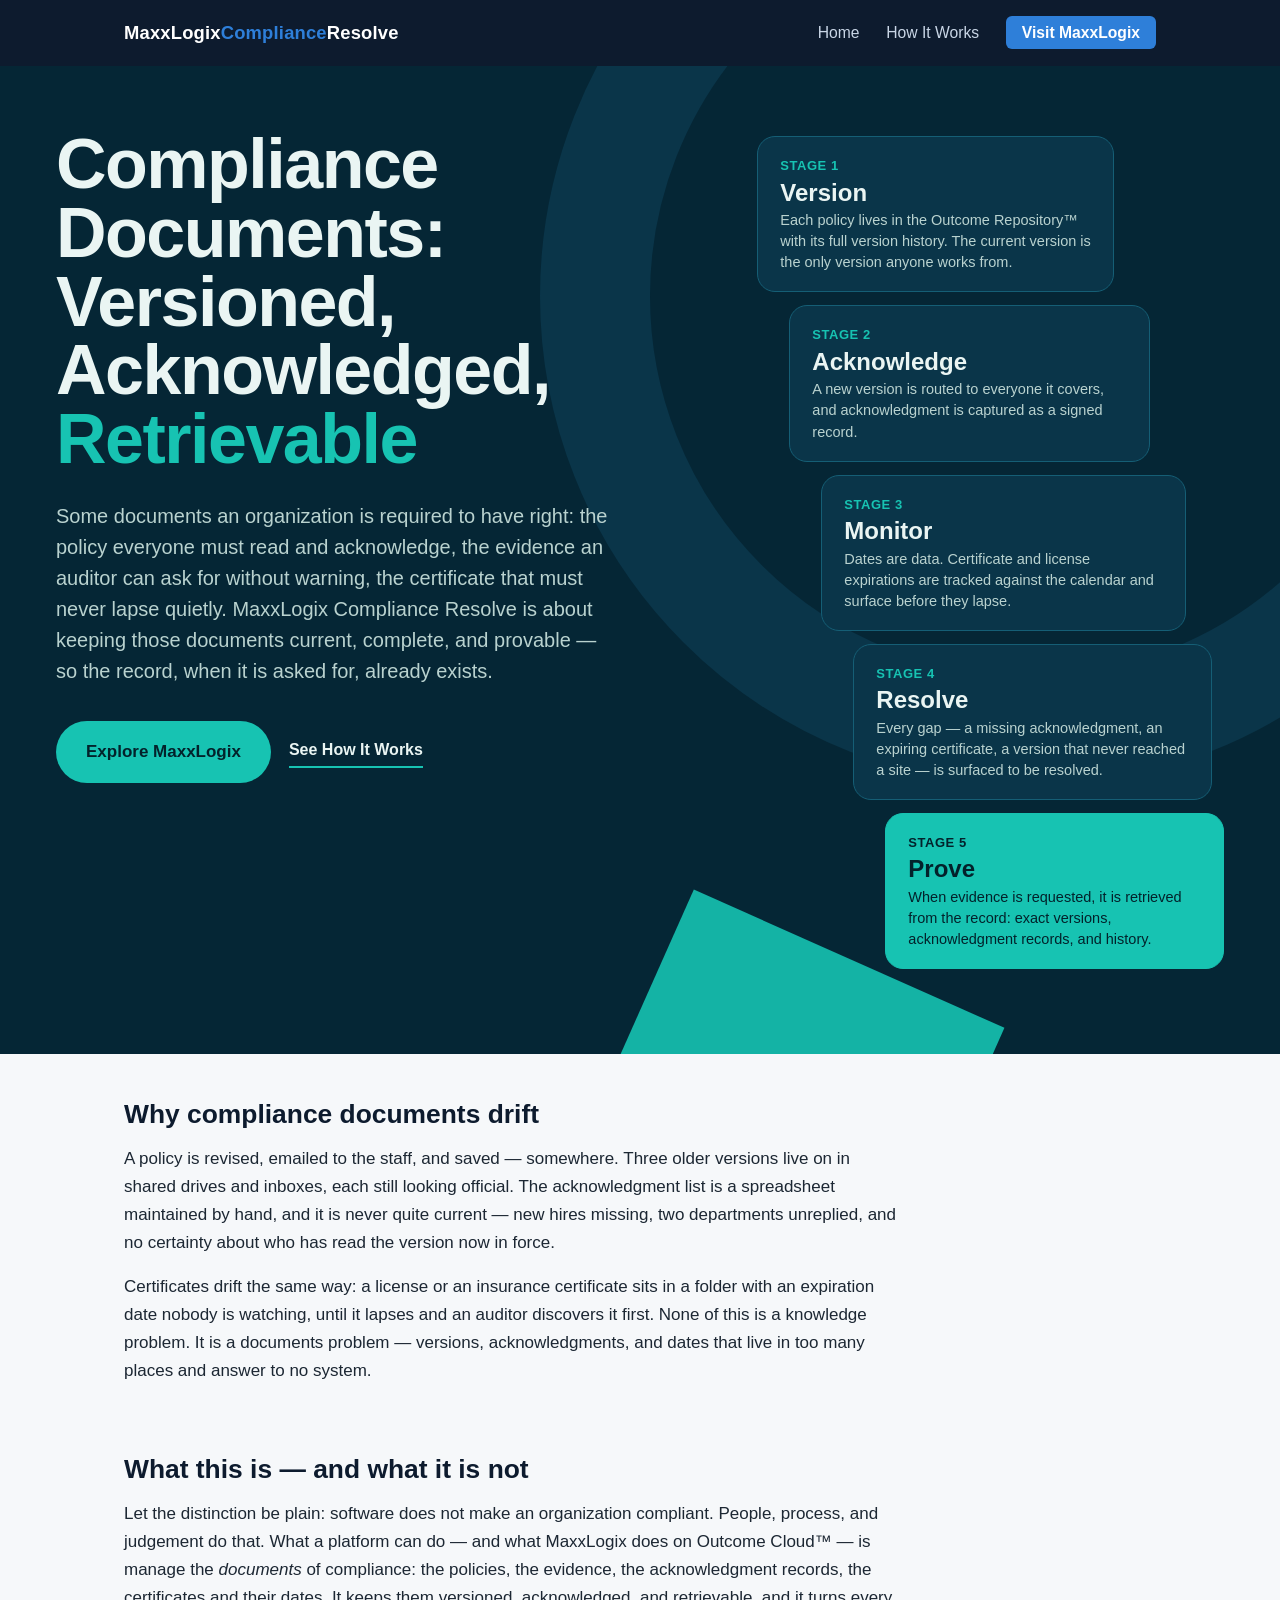
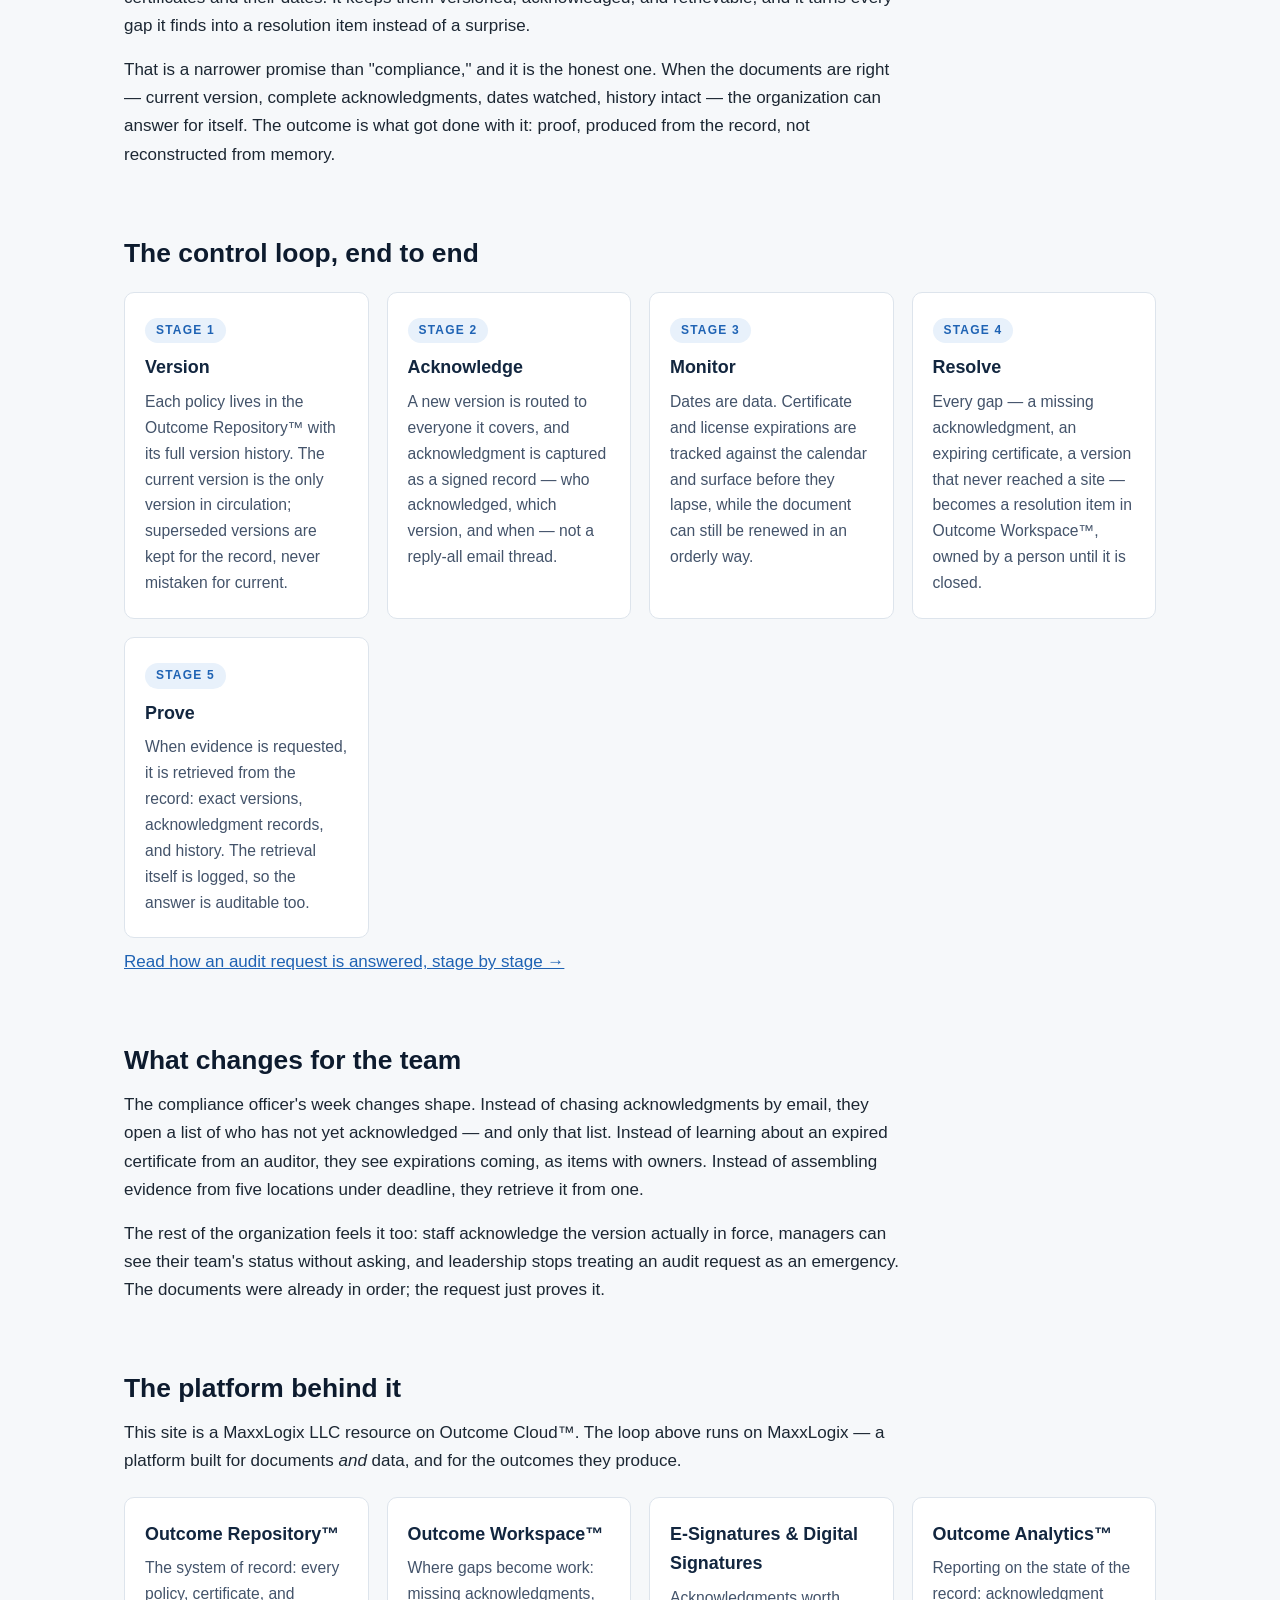
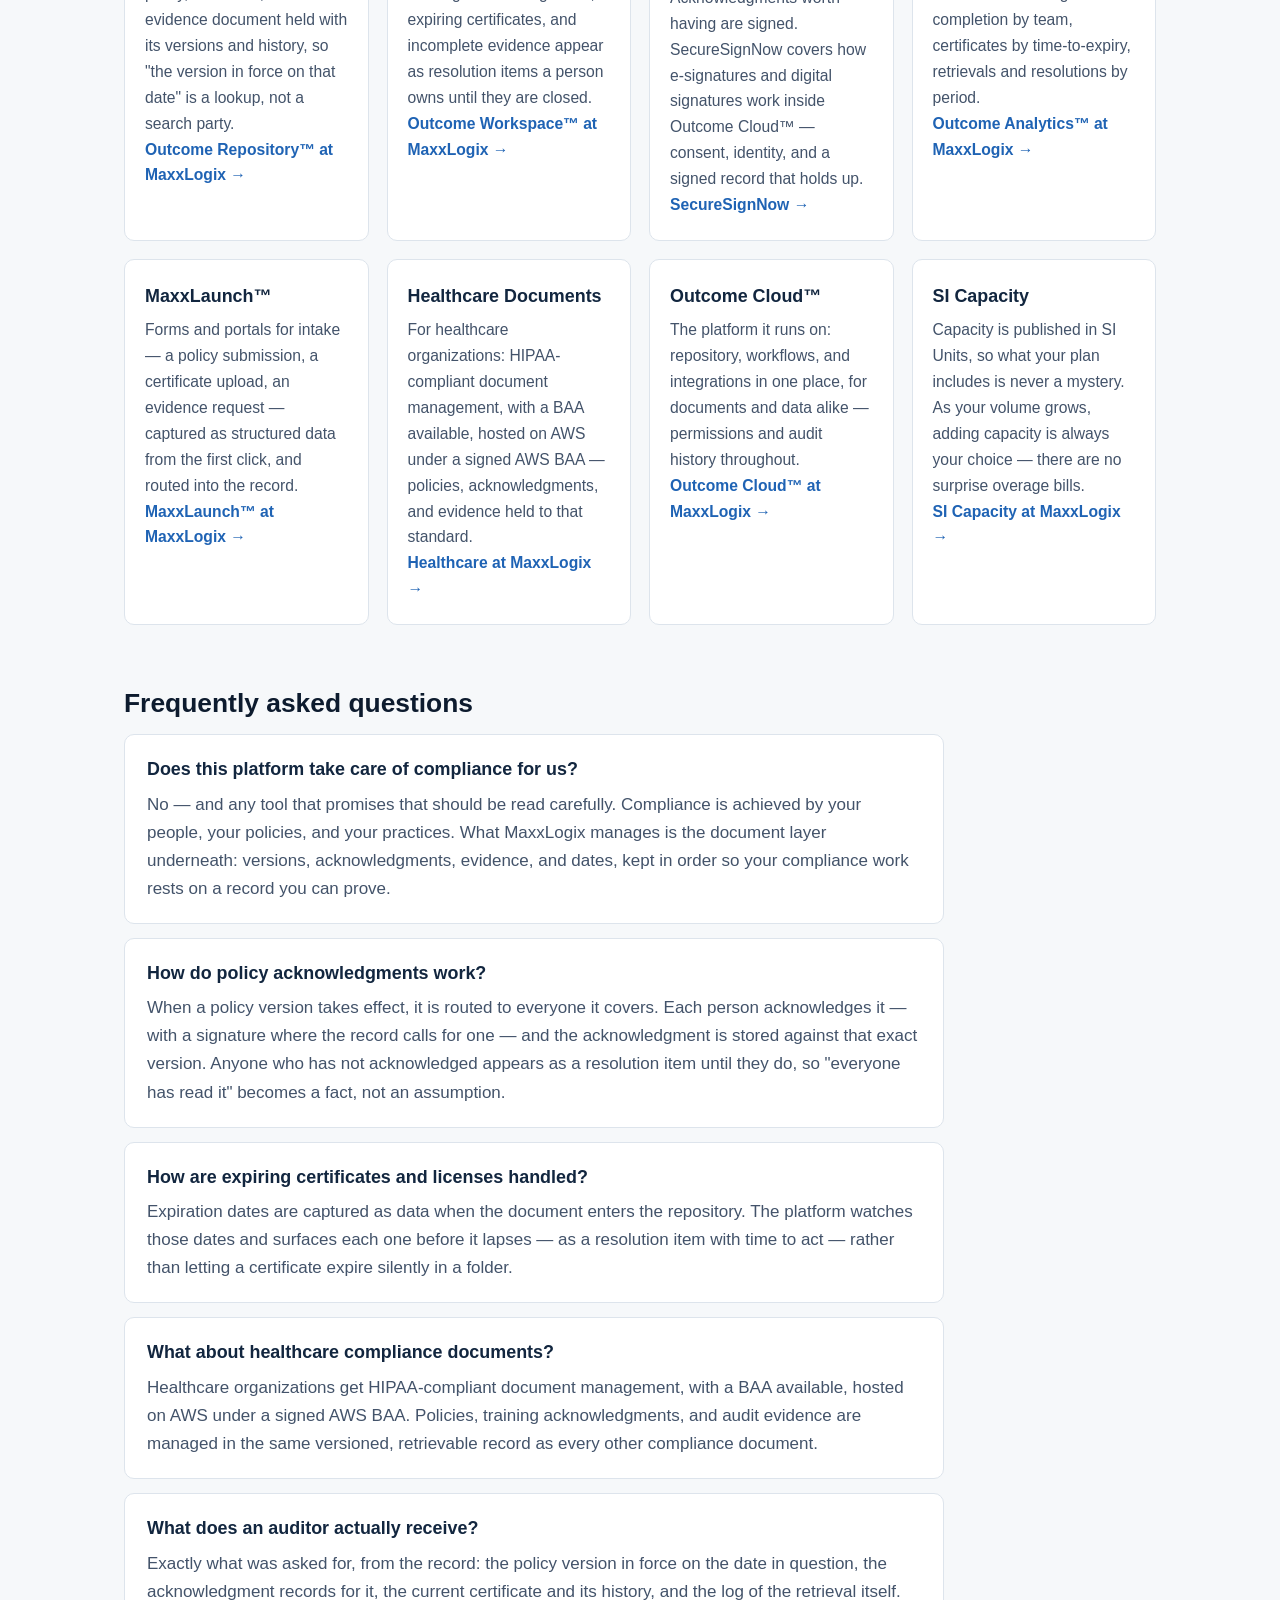
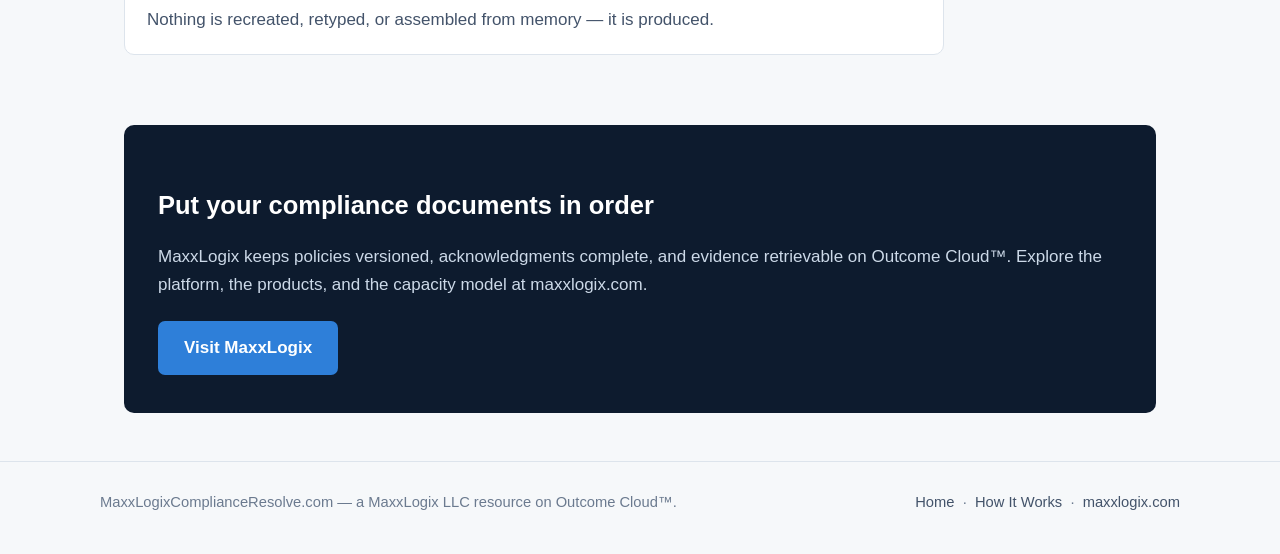
<file: index.html>
<!DOCTYPE html>
<html lang="en">
<head>
<meta charset="UTF-8">
<meta name="viewport" content="width=device-width, initial-scale=1.0">
<title>Compliance Documents: Versioned, Acknowledged, Retrievable | MaxxLogix Compliance Resolve</title>
<meta name="description" content="Compliance documents — policies, evidence, certificates — kept versioned, acknowledged, and retrievable on Outcome Cloud. See how MaxxLogix resolves the gaps.">
<link rel="canonical" href="https://maxxlogixcomplianceresolve.com/">
<meta property="og:type" content="website">
<meta property="og:site_name" content="MaxxLogix Compliance Resolve">
<meta property="og:title" content="Compliance Documents: Versioned, Acknowledged, Retrievable">
<meta property="og:description" content="The policy everyone must acknowledge. The evidence an auditor can ask for. The certificate that must not lapse. How compliance documents stay current, complete, and provable on Outcome Cloud.">
<meta property="og:url" content="https://maxxlogixcomplianceresolve.com/">
<meta name="twitter:card" content="summary">
<link rel="stylesheet" href="style.css">
</head>
<body>

<header class="site-header">
  <div class="header-inner">
    <a class="wordmark" href="index.html">MaxxLogix<span>Compliance</span>Resolve</a>
    <nav class="main-nav">
      <a href="index.html">Home</a>
      <a href="how-it-works.html">How It Works</a>
      <a class="nav-cta" href="https://maxxlogix.com">Visit MaxxLogix</a>
    </nav>
  </div>
</header>

<section class="bh">
  <div class="bh-wrap">
    <div class="bh-grid">
      <div>
        <h1 class="bh-h1" style="font-size:70px">Compliance Documents: Versioned, Acknowledged, <span class="bh-a">Retrievable</span></h1>
        <p class="bh-lede">Some documents an organization is required to have right: the policy everyone must read and acknowledge, the evidence an auditor can ask for without warning, the certificate that must never lapse quietly. MaxxLogix Compliance Resolve is about keeping those documents current, complete, and provable — so the record, when it is asked for, already exists.</p>
        <div class="bh-actions">
          <a class="bh-btn" href="https://maxxlogix.com">Explore MaxxLogix</a>
          <a class="bh-link2" href="how-it-works.html">See How It Works</a>
        </div>
      </div>
      <div class="bh-path" aria-label="The path, end to end">
        <div class="bh-stage bh-s1"><div class="bh-n">Stage 1</div><div class="bh-t">Version</div><div class="bh-d">Each policy lives in the Outcome Repository&trade; with its full version history. The current version is the only version anyone works from.</div></div>
        <div class="bh-stage bh-s2"><div class="bh-n">Stage 2</div><div class="bh-t">Acknowledge</div><div class="bh-d">A new version is routed to everyone it covers, and acknowledgment is captured as a signed record.</div></div>
        <div class="bh-stage bh-s3"><div class="bh-n">Stage 3</div><div class="bh-t">Monitor</div><div class="bh-d">Dates are data. Certificate and license expirations are tracked against the calendar and surface before they lapse.</div></div>
        <div class="bh-stage bh-s4"><div class="bh-n">Stage 4</div><div class="bh-t">Resolve</div><div class="bh-d">Every gap — a missing acknowledgment, an expiring certificate, a version that never reached a site — is surfaced to be resolved.</div></div>
        <div class="bh-stage bh-s5"><div class="bh-n">Stage 5</div><div class="bh-t">Prove</div><div class="bh-d">When evidence is requested, it is retrieved from the record: exact versions, acknowledgment records, and history.</div></div>
      </div>
    </div>
  </div>
</section>

<main>

  <section>
    <h2>Why compliance documents drift</h2>
    <p>A policy is revised, emailed to the staff, and saved — somewhere. Three older versions live on in shared drives and inboxes, each still looking official. The acknowledgment list is a spreadsheet maintained by hand, and it is never quite current — new hires missing, two departments unreplied, and no certainty about who has read the version now in force.</p>
    <p>Certificates drift the same way: a license or an insurance certificate sits in a folder with an expiration date nobody is watching, until it lapses and an auditor discovers it first. None of this is a knowledge problem. It is a documents problem — versions, acknowledgments, and dates that live in too many places and answer to no system.</p>
  </section>

  <section>
    <h2>What this is — and what it is not</h2>
    <p>Let the distinction be plain: software does not make an organization compliant. People, process, and judgement do that. What a platform can do — and what MaxxLogix does on Outcome Cloud&trade; — is manage the <em>documents</em> of compliance: the policies, the evidence, the acknowledgment records, the certificates and their dates. It keeps them versioned, acknowledged, and retrievable, and it turns every gap it finds into a resolution item instead of a surprise.</p>
    <p>That is a narrower promise than "compliance," and it is the honest one. When the documents are right — current version, complete acknowledgments, dates watched, history intact — the organization can answer for itself. The outcome is what got done with it: proof, produced from the record, not reconstructed from memory.</p>
  </section>

  <section>
    <h2>The control loop, end to end</h2>
    <div class="grid">
      <div class="card">
        <span class="step">Stage 1</span>
        <h3>Version</h3>
        <p>Each policy lives in the Outcome Repository&trade; with its full version history. The current version is the only version in circulation; superseded versions are kept for the record, never mistaken for current.</p>
      </div>
      <div class="card">
        <span class="step">Stage 2</span>
        <h3>Acknowledge</h3>
        <p>A new version is routed to everyone it covers, and acknowledgment is captured as a signed record — who acknowledged, which version, and when — not a reply-all email thread.</p>
      </div>
      <div class="card">
        <span class="step">Stage 3</span>
        <h3>Monitor</h3>
        <p>Dates are data. Certificate and license expirations are tracked against the calendar and surface before they lapse, while the document can still be renewed in an orderly way.</p>
      </div>
      <div class="card">
        <span class="step">Stage 4</span>
        <h3>Resolve</h3>
        <p>Every gap — a missing acknowledgment, an expiring certificate, a version that never reached a site — becomes a resolution item in Outcome Workspace&trade;, owned by a person until it is closed.</p>
      </div>
      <div class="card">
        <span class="step">Stage 5</span>
        <h3>Prove</h3>
        <p>When evidence is requested, it is retrieved from the record: exact versions, acknowledgment records, and history. The retrieval itself is logged, so the answer is auditable too.</p>
      </div>
    </div>
    <p><a href="how-it-works.html">Read how an audit request is answered, stage by stage &rarr;</a></p>
  </section>

  <section>
    <h2>What changes for the team</h2>
    <p>The compliance officer's week changes shape. Instead of chasing acknowledgments by email, they open a list of who has not yet acknowledged — and only that list. Instead of learning about an expired certificate from an auditor, they see expirations coming, as items with owners. Instead of assembling evidence from five locations under deadline, they retrieve it from one.</p>
    <p>The rest of the organization feels it too: staff acknowledge the version actually in force, managers can see their team's status without asking, and leadership stops treating an audit request as an emergency. The documents were already in order; the request just proves it.</p>
  </section>

  <section>
    <h2>The platform behind it</h2>
    <p class="narrow">This site is a MaxxLogix LLC resource on Outcome Cloud&trade;. The loop above runs on MaxxLogix — a platform built for documents <em>and</em> data, and for the outcomes they produce.</p>
    <div class="grid">
      <div class="card">
        <h3>Outcome Repository&trade;</h3>
        <p>The system of record: every policy, certificate, and evidence document held with its versions and history, so "the version in force on that date" is a lookup, not a search party.</p>
        <p><a href="https://maxxlogix.com/outcome-repository/">Outcome Repository&trade; at MaxxLogix &rarr;</a></p>
      </div>
      <div class="card">
        <h3>Outcome Workspace&trade;</h3>
        <p>Where gaps become work: missing acknowledgments, expiring certificates, and incomplete evidence appear as resolution items a person owns until they are closed.</p>
        <p><a href="https://maxxlogix.com/outcome-workspace/">Outcome Workspace&trade; at MaxxLogix &rarr;</a></p>
      </div>
      <div class="card">
        <h3>E-Signatures &amp; Digital Signatures</h3>
        <p>Acknowledgments worth having are signed. SecureSignNow covers how e-signatures and digital signatures work inside Outcome Cloud&trade; — consent, identity, and a signed record that holds up.</p>
        <p><a href="https://securesignnow.com/">SecureSignNow &rarr;</a></p>
      </div>
      <div class="card">
        <h3>Outcome Analytics&trade;</h3>
        <p>Reporting on the state of the record: acknowledgment completion by team, certificates by time-to-expiry, retrievals and resolutions by period.</p>
        <p><a href="https://maxxlogix.com/outcome-analytics/">Outcome Analytics&trade; at MaxxLogix &rarr;</a></p>
      </div>
      <div class="card">
        <h3>MaxxLaunch&trade;</h3>
        <p>Forms and portals for intake — a policy submission, a certificate upload, an evidence request — captured as structured data from the first click, and routed into the record.</p>
        <p><a href="https://maxxlogix.com/maxxlaunch/">MaxxLaunch&trade; at MaxxLogix &rarr;</a></p>
      </div>
      <div class="card">
        <h3>Healthcare Documents</h3>
        <p>For healthcare organizations: HIPAA-compliant document management, with a BAA available, hosted on AWS under a signed AWS BAA — policies, acknowledgments, and evidence held to that standard.</p>
        <p><a href="https://maxxlogix.com/verticals/healthcare/">Healthcare at MaxxLogix &rarr;</a></p>
      </div>
      <div class="card">
        <h3>Outcome Cloud&trade;</h3>
        <p>The platform it runs on: repository, workflows, and integrations in one place, for documents and data alike — permissions and audit history throughout.</p>
        <p><a href="https://maxxlogix.com/outcome-cloud/">Outcome Cloud&trade; at MaxxLogix &rarr;</a></p>
      </div>
      <div class="card">
        <h3>SI Capacity</h3>
        <p>Capacity is published in SI Units, so what your plan includes is never a mystery. As your volume grows, adding capacity is always your choice — there are no surprise overage bills.</p>
        <p><a href="https://maxxlogix.com/si-capacity/">SI Capacity at MaxxLogix &rarr;</a></p>
      </div>
    </div>
  </section>

  <section>
    <h2>Frequently asked questions</h2>

    <div class="faq-item">
      <h3>Does this platform take care of compliance for us?</h3>
      <p>No — and any tool that promises that should be read carefully. Compliance is achieved by your people, your policies, and your practices. What MaxxLogix manages is the document layer underneath: versions, acknowledgments, evidence, and dates, kept in order so your compliance work rests on a record you can prove.</p>
    </div>

    <div class="faq-item">
      <h3>How do policy acknowledgments work?</h3>
      <p>When a policy version takes effect, it is routed to everyone it covers. Each person acknowledges it — with a signature where the record calls for one — and the acknowledgment is stored against that exact version. Anyone who has not acknowledged appears as a resolution item until they do, so "everyone has read it" becomes a fact, not an assumption.</p>
    </div>

    <div class="faq-item">
      <h3>How are expiring certificates and licenses handled?</h3>
      <p>Expiration dates are captured as data when the document enters the repository. The platform watches those dates and surfaces each one before it lapses — as a resolution item with time to act — rather than letting a certificate expire silently in a folder.</p>
    </div>

    <div class="faq-item">
      <h3>What about healthcare compliance documents?</h3>
      <p>Healthcare organizations get HIPAA-compliant document management, with a BAA available, hosted on AWS under a signed AWS BAA. Policies, training acknowledgments, and audit evidence are managed in the same versioned, retrievable record as every other compliance document.</p>
    </div>

    <div class="faq-item">
      <h3>What does an auditor actually receive?</h3>
      <p>Exactly what was asked for, from the record: the policy version in force on the date in question, the acknowledgment records for it, the current certificate and its history, and the log of the retrieval itself. Nothing is recreated, retyped, or assembled from memory — it is produced.</p>
    </div>
  </section>

  <div class="cta-band">
    <h2>Put your compliance documents in order</h2>
    <p>MaxxLogix keeps policies versioned, acknowledgments complete, and evidence retrievable on Outcome Cloud&trade;. Explore the platform, the products, and the capacity model at maxxlogix.com.</p>
    <a class="btn" href="https://maxxlogix.com">Visit MaxxLogix</a>
  </div>

</main>

<footer class="site-footer">
  <div class="footer-inner">
    <span>MaxxLogixComplianceResolve.com — a MaxxLogix LLC resource on Outcome Cloud&trade;.</span>
    <span><a href="index.html">Home</a> &nbsp;·&nbsp; <a href="how-it-works.html">How It Works</a> &nbsp;·&nbsp; <a href="https://maxxlogix.com">maxxlogix.com</a></span>
  </div>
</footer>

</body>
</html>
</file>
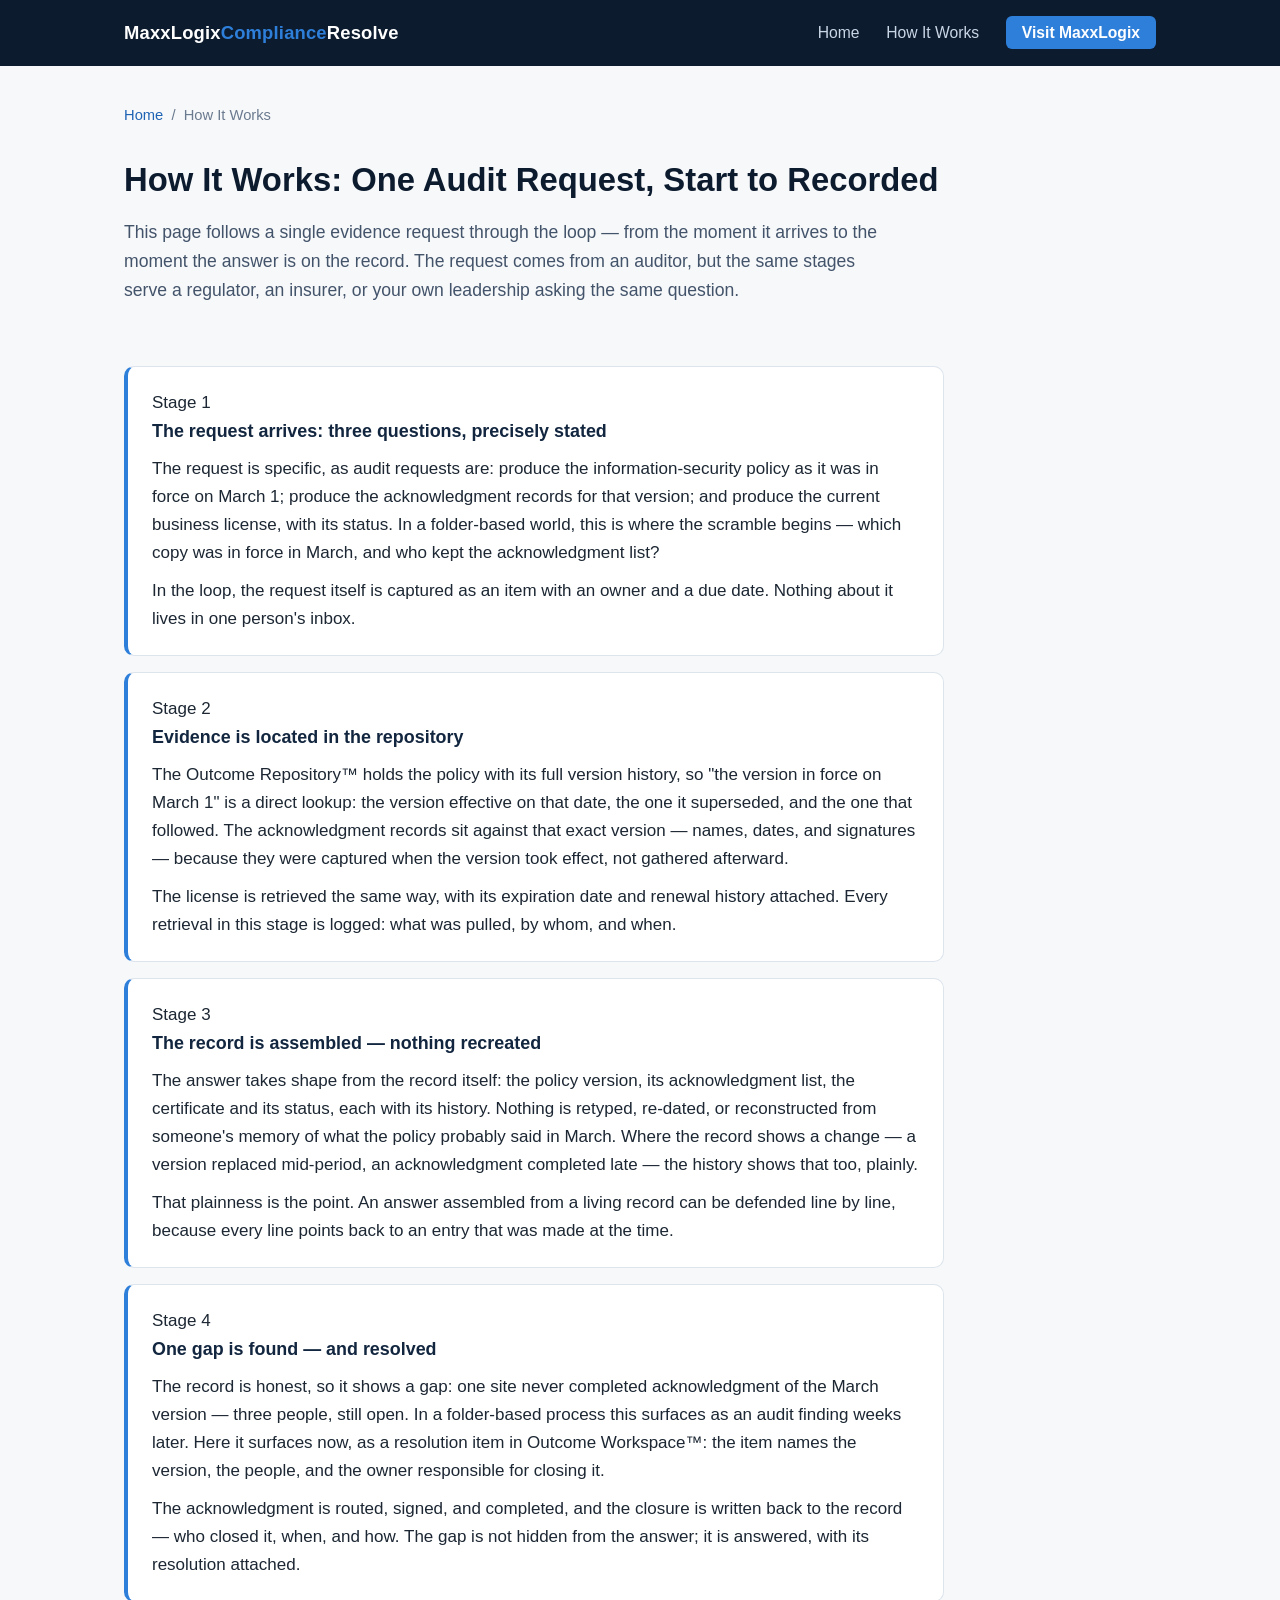
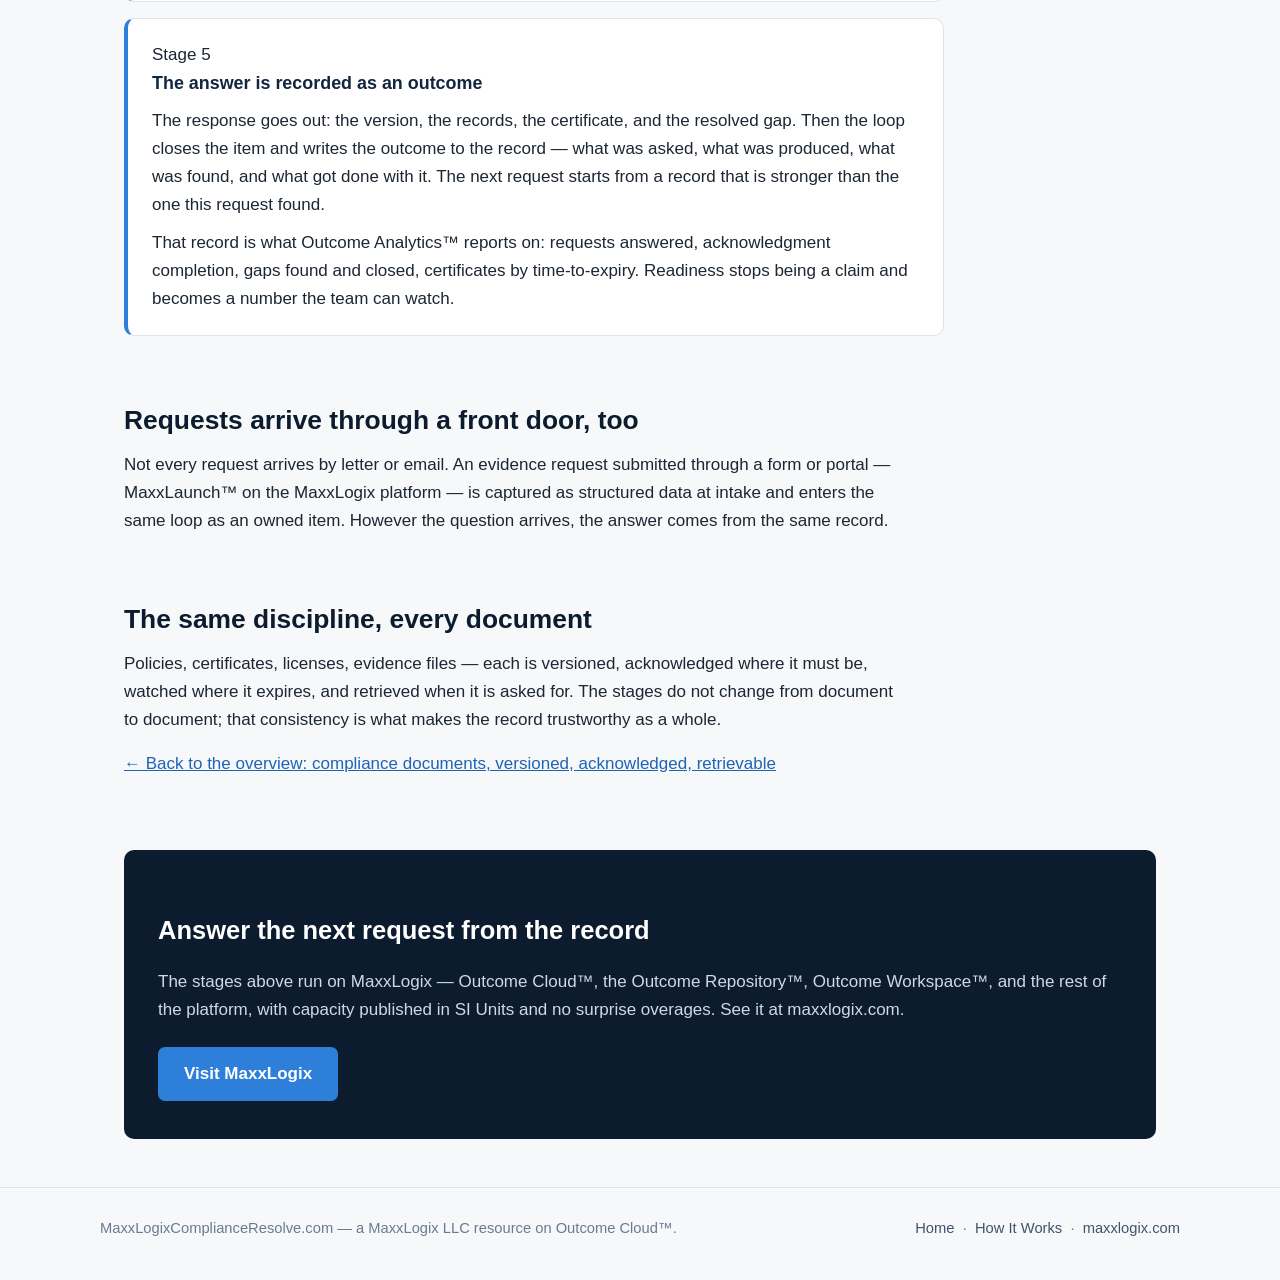
<file: how-it-works.html>
<!DOCTYPE html>
<html lang="en">
<head>
<meta charset="UTF-8">
<meta name="viewport" content="width=device-width, initial-scale=1.0">
<title>How It Works: Answering an Audit Request from the Record | MaxxLogix Compliance Resolve</title>
<meta name="description" content="Follow one audit request end to end: the request arrives, evidence is located in the repository, one gap is found and resolved, and the answer is recorded as an outcome.">
<link rel="canonical" href="https://maxxlogixcomplianceresolve.com/how-it-works.html">
<meta property="og:type" content="article">
<meta property="og:site_name" content="MaxxLogix Compliance Resolve">
<meta property="og:title" content="How It Works: Answering an Audit Request from the Record">
<meta property="og:description" content="An auditor asks for a policy version, its acknowledgment records, and a current certificate. Here is how the request is answered from the repository — including the gap it finds.">
<meta property="og:url" content="https://maxxlogixcomplianceresolve.com/how-it-works.html">
<meta name="twitter:card" content="summary">
<link rel="stylesheet" href="style.css">
</head>
<body>

<header class="site-header">
  <div class="header-inner">
    <a class="wordmark" href="index.html">MaxxLogix<span>Compliance</span>Resolve</a>
    <nav class="main-nav">
      <a href="index.html">Home</a>
      <a href="how-it-works.html">How It Works</a>
      <a class="nav-cta" href="https://maxxlogix.com">Visit MaxxLogix</a>
    </nav>
  </div>
</header>

<main>

  <p class="crumb"><a href="index.html">Home</a> &nbsp;/&nbsp; How It Works</p>

  <div class="page-head">
    <h1>How It Works: One Audit Request, Start to Recorded</h1>
    <p class="lede">This page follows a single evidence request through the loop — from the moment it arrives to the moment the answer is on the record. The request comes from an auditor, but the same stages serve a regulator, an insurer, or your own leadership asking the same question.</p>
  </div>

  <section>
    <div class="stage-list">

      <div class="stage-block">
        <span class="step">Stage 1</span>
        <h3>The request arrives: three questions, precisely stated</h3>
        <p>The request is specific, as audit requests are: produce the information-security policy as it was in force on March 1; produce the acknowledgment records for that version; and produce the current business license, with its status. In a folder-based world, this is where the scramble begins — which copy was in force in March, and who kept the acknowledgment list?</p>
        <p>In the loop, the request itself is captured as an item with an owner and a due date. Nothing about it lives in one person's inbox.</p>
      </div>

      <div class="stage-block">
        <span class="step">Stage 2</span>
        <h3>Evidence is located in the repository</h3>
        <p>The Outcome Repository&trade; holds the policy with its full version history, so "the version in force on March 1" is a direct lookup: the version effective on that date, the one it superseded, and the one that followed. The acknowledgment records sit against that exact version — names, dates, and signatures — because they were captured when the version took effect, not gathered afterward.</p>
        <p>The license is retrieved the same way, with its expiration date and renewal history attached. Every retrieval in this stage is logged: what was pulled, by whom, and when.</p>
      </div>

      <div class="stage-block">
        <span class="step">Stage 3</span>
        <h3>The record is assembled — nothing recreated</h3>
        <p>The answer takes shape from the record itself: the policy version, its acknowledgment list, the certificate and its status, each with its history. Nothing is retyped, re-dated, or reconstructed from someone's memory of what the policy probably said in March. Where the record shows a change — a version replaced mid-period, an acknowledgment completed late — the history shows that too, plainly.</p>
        <p>That plainness is the point. An answer assembled from a living record can be defended line by line, because every line points back to an entry that was made at the time.</p>
      </div>

      <div class="stage-block">
        <span class="step">Stage 4</span>
        <h3>One gap is found — and resolved</h3>
        <p>The record is honest, so it shows a gap: one site never completed acknowledgment of the March version — three people, still open. In a folder-based process this surfaces as an audit finding weeks later. Here it surfaces now, as a resolution item in Outcome Workspace&trade;: the item names the version, the people, and the owner responsible for closing it.</p>
        <p>The acknowledgment is routed, signed, and completed, and the closure is written back to the record — who closed it, when, and how. The gap is not hidden from the answer; it is answered, with its resolution attached.</p>
      </div>

      <div class="stage-block">
        <span class="step">Stage 5</span>
        <h3>The answer is recorded as an outcome</h3>
        <p>The response goes out: the version, the records, the certificate, and the resolved gap. Then the loop closes the item and writes the outcome to the record — what was asked, what was produced, what was found, and what got done with it. The next request starts from a record that is stronger than the one this request found.</p>
        <p>That record is what Outcome Analytics&trade; reports on: requests answered, acknowledgment completion, gaps found and closed, certificates by time-to-expiry. Readiness stops being a claim and becomes a number the team can watch.</p>
      </div>

    </div>
  </section>

  <section>
    <h2>Requests arrive through a front door, too</h2>
    <p class="narrow">Not every request arrives by letter or email. An evidence request submitted through a form or portal — MaxxLaunch&trade; on the MaxxLogix platform — is captured as structured data at intake and enters the same loop as an owned item. However the question arrives, the answer comes from the same record.</p>
  </section>

  <section>
    <h2>The same discipline, every document</h2>
    <p class="narrow">Policies, certificates, licenses, evidence files — each is versioned, acknowledged where it must be, watched where it expires, and retrieved when it is asked for. The stages do not change from document to document; that consistency is what makes the record trustworthy as a whole.</p>
    <p class="narrow"><a href="index.html">&larr; Back to the overview: compliance documents, versioned, acknowledged, retrievable</a></p>
  </section>

  <div class="cta-band">
    <h2>Answer the next request from the record</h2>
    <p>The stages above run on MaxxLogix — Outcome Cloud&trade;, the Outcome Repository&trade;, Outcome Workspace&trade;, and the rest of the platform, with capacity published in SI Units and no surprise overages. See it at maxxlogix.com.</p>
    <a class="btn" href="https://maxxlogix.com">Visit MaxxLogix</a>
  </div>

</main>

<footer class="site-footer">
  <div class="footer-inner">
    <span>MaxxLogixComplianceResolve.com — a MaxxLogix LLC resource on Outcome Cloud&trade;.</span>
    <span><a href="index.html">Home</a> &nbsp;·&nbsp; <a href="how-it-works.html">How It Works</a> &nbsp;·&nbsp; <a href="https://maxxlogix.com">maxxlogix.com</a></span>
  </div>
</footer>

</body>
</html>
</file>
<file: style.css>
/* MaxxLogix Compliance Resolve — microsite styles
   Palette: deep navy / slate with a single steel-blue accent.
   No external assets. System font stack only. */

:root {
  --navy: #0d1b2e;
  --navy-2: #12263f;
  --slate: #43536a;
  --slate-light: #6b7a8f;
  --ink: #1c2733;
  --bg: #f6f8fa;
  --card: #ffffff;
  --line: #dde4ec;
  --accent: #2e7fd9;
  --accent-dark: #1f63b4;
  --radius: 10px;
}

* { box-sizing: border-box; }

html { scroll-behavior: smooth; }

body {
  margin: 0;
  font-family: -apple-system, BlinkMacSystemFont, "Segoe UI", Roboto,
    "Helvetica Neue", Arial, sans-serif;
  color: var(--ink);
  background: var(--bg);
  line-height: 1.65;
  font-size: 17px;
}

a { color: var(--accent-dark); }
a:hover { color: var(--accent); }

/* ---------- Header ---------- */
.site-header {
  background: var(--navy);
  color: #fff;
}
.header-inner {
  max-width: 1080px;
  margin: 0 auto;
  padding: 18px 24px;
  display: flex;
  flex-wrap: wrap;
  align-items: center;
  justify-content: space-between;
  gap: 12px;
}
.wordmark {
  color: #fff;
  text-decoration: none;
  font-weight: 700;
  font-size: 1.15rem;
  letter-spacing: 0.01em;
}
.wordmark span { color: var(--accent); }
.main-nav a {
  color: #c9d6e6;
  text-decoration: none;
  margin-left: 22px;
  font-size: 0.98rem;
}
.main-nav a:hover { color: #fff; }
.main-nav a.nav-cta {
  background: var(--accent);
  color: #fff;
  padding: 8px 16px;
  border-radius: 6px;
  font-weight: 600;
}
.main-nav a.nav-cta:hover { background: var(--accent-dark); }

/* ---------- Hero ---------- */
.hero {
  background: linear-gradient(160deg, var(--navy) 0%, var(--navy-2) 70%, #1a3a5c 100%);
  color: #fff;
  padding: 64px 24px 72px;
}
.hero-inner { max-width: 820px; margin: 0 auto; }
.hero .eyebrow {
  text-transform: uppercase;
  letter-spacing: 0.14em;
  font-size: 0.78rem;
  font-weight: 700;
  color: #8fc1f2;
  margin: 0 0 14px;
}
.hero h1 {
  font-size: 2.45rem;
  line-height: 1.18;
  margin: 0 0 18px;
  font-weight: 750;
}
.hero p.lede {
  font-size: 1.16rem;
  color: #d7e3f0;
  margin: 0 0 28px;
  max-width: 680px;
}
.btn {
  display: inline-block;
  background: var(--accent);
  color: #fff;
  text-decoration: none;
  font-weight: 600;
  padding: 13px 26px;
  border-radius: 7px;
  margin-right: 12px;
}
.btn:hover { background: var(--accent-dark); color: #fff; }
.btn.ghost {
  background: transparent;
  border: 1px solid #7d97b5;
  color: #e6eef7;
}
.btn.ghost:hover { border-color: #fff; color: #fff; }

/* ---------- Layout ---------- */
main { max-width: 1080px; margin: 0 auto; padding: 0 24px; }
section { padding: 44px 0 8px; }
section h2 {
  font-size: 1.65rem;
  line-height: 1.25;
  color: var(--navy);
  margin: 0 0 14px;
}
section h3 { color: var(--navy-2); margin: 0 0 8px; font-size: 1.12rem; }
section p { max-width: 780px; margin: 0 0 16px; }
.narrow { max-width: 780px; }

/* ---------- Stage / card grids ---------- */
.grid {
  display: grid;
  grid-template-columns: repeat(auto-fit, minmax(230px, 1fr));
  gap: 18px;
  margin: 22px 0 10px;
}
.card {
  background: var(--card);
  border: 1px solid var(--line);
  border-radius: var(--radius);
  padding: 22px 20px;
}
.card .step {
  display: inline-block;
  font-size: 0.75rem;
  font-weight: 700;
  letter-spacing: 0.1em;
  text-transform: uppercase;
  color: var(--accent-dark);
  background: #e8f1fb;
  border-radius: 20px;
  padding: 3px 11px;
  margin-bottom: 10px;
}
.card p { margin: 0; font-size: 0.98rem; color: var(--slate); }
.card h3 { margin-bottom: 6px; }
.card a { font-weight: 600; text-decoration: none; }
.card a:hover { text-decoration: underline; }

/* ---------- Deep-dive stage list (how it works) ---------- */
.stage-list { max-width: 820px; }
.stage-block {
  background: var(--card);
  border: 1px solid var(--line);
  border-left: 4px solid var(--accent);
  border-radius: var(--radius);
  padding: 22px 24px;
  margin-bottom: 16px;
}
.stage-block p { margin: 0 0 10px; }
.stage-block p:last-child { margin-bottom: 0; }

/* ---------- FAQ ---------- */
.faq-item {
  background: var(--card);
  border: 1px solid var(--line);
  border-radius: var(--radius);
  padding: 20px 22px;
  margin-bottom: 14px;
  max-width: 820px;
}
.faq-item h3 { margin-bottom: 6px; }
.faq-item p { margin: 0; color: var(--slate); }

/* ---------- CTA band ---------- */
.cta-band {
  background: var(--navy);
  color: #fff;
  border-radius: var(--radius);
  padding: 38px 34px;
  margin: 48px 0;
  text-align: left;
}
.cta-band h2 { color: #fff; margin-bottom: 10px; }
.cta-band p { color: #ccd9e8; margin-bottom: 22px; }

/* ---------- Footer ---------- */
.site-footer {
  border-top: 1px solid var(--line);
  margin-top: 24px;
  padding: 28px 24px 40px;
  color: var(--slate-light);
  font-size: 0.92rem;
}
.footer-inner {
  max-width: 1080px;
  margin: 0 auto;
  display: flex;
  flex-wrap: wrap;
  gap: 10px 28px;
  justify-content: space-between;
}
.site-footer a { color: var(--slate); text-decoration: none; }
.site-footer a:hover { text-decoration: underline; }

/* ---------- Breadcrumb (subpage) ---------- */
.crumb { padding: 22px 0 0; font-size: 0.92rem; color: var(--slate-light); }
.crumb a { text-decoration: none; }
.crumb a:hover { text-decoration: underline; }
.page-head { padding-top: 18px; }
.page-head h1 { font-size: 2.05rem; color: var(--navy); line-height: 1.22; margin: 0 0 12px; }
.page-head p.lede { font-size: 1.1rem; color: var(--slate); max-width: 760px; }

/* ---------- Responsive ---------- */
@media (max-width: 640px) {
  body { font-size: 16px; }
  .hero { padding: 44px 20px 52px; }
  .hero h1 { font-size: 1.85rem; }
  .page-head h1 { font-size: 1.6rem; }
  section h2 { font-size: 1.4rem; }
  .main-nav a { margin-left: 14px; }
  .btn { display: block; text-align: center; margin: 0 0 10px; }
  .cta-band { padding: 28px 22px; }
}

/* ===== Bold hero (bh-) — 2026-11-17 rollout, approved sample system ===== */
.bh{position:relative;background:#052635;color:#eaf5f3;overflow:clip;padding:64px 56px 72px}
.bh::before{content:"";position:absolute;width:760px;height:760px;border-radius:50%;border:110px solid #0a3549;right:-240px;top:-260px}
.bh::after{content:"";position:absolute;width:340px;height:340px;background:#17c3b2;right:330px;bottom:-230px;transform:rotate(24deg);opacity:.9}
.bh-wrap{position:relative;z-index:2;max-width:1360px;margin:0 auto}
.bh-grid{display:grid;grid-template-columns:minmax(0,7fr) minmax(0,5fr);gap:48px;align-items:start}
.bh-h1{font-weight:800;line-height:.98;letter-spacing:-1.5px;margin:0;overflow-wrap:break-word;text-wrap:balance;color:#eaf5f3}
.bh-a{color:#17c3b2}
.bh-h{color:#ffb03a}
.bh-lede{margin-top:28px;font-size:20px;line-height:1.55;color:#b9d2cf;max-width:560px}
.bh-actions{margin-top:34px;display:flex;gap:18px;align-items:center;flex-wrap:wrap}
.bh-btn{display:inline-block;background:#17c3b2;color:#03222b;font-weight:700;font-size:17px;text-decoration:none;padding:17px 30px;border-radius:999px;transition:transform .18s ease}
.bh-btn:hover{transform:translateY(-2px);color:#03222b}
.bh-link2{color:#eaf5f3;font-weight:600;font-size:16px;text-decoration:none;border-bottom:2px solid #17c3b2;padding-bottom:3px}
.bh-link2:hover{color:#17c3b2}
.bh-path{position:relative;padding-top:6px}
.bh-stage{background:#0a3549;border:1px solid #155e75;border-radius:18px;padding:18px 22px;margin-bottom:13px;position:relative}
.bh-n{font-size:13px;color:#17c3b2;font-weight:700;letter-spacing:.04em;text-transform:uppercase}
.bh-t{font-size:24px;font-weight:700;margin-top:2px;line-height:1.15;color:#eaf5f3}
.bh-d{font-size:14.5px;color:#b9d2cf;margin-top:4px;line-height:1.45}
.bh-s1{margin-right:110px}
.bh-s2{margin-left:32px;margin-right:74px}
.bh-s3{margin-left:64px;margin-right:38px}
.bh-s4{margin-left:96px;margin-right:12px}
.bh-s5{margin-left:128px;background:#17c3b2;border-color:#17c3b2}
.bh-s5 .bh-n,.bh-s5 .bh-t,.bh-s5 .bh-d{color:#03222b}
@media (max-width:900px){
  .bh{padding:44px 24px 54px}
  .bh-grid{grid-template-columns:1fr}
  .bh-h1{font-size:52px !important}
  .bh-s1,.bh-s2,.bh-s3,.bh-s4,.bh-s5{margin-left:0;margin-right:0}
}
@media (prefers-reduced-motion: reduce){
  .bh-btn{transition:none}
  .bh-btn:hover{transform:none}
}
</file>
